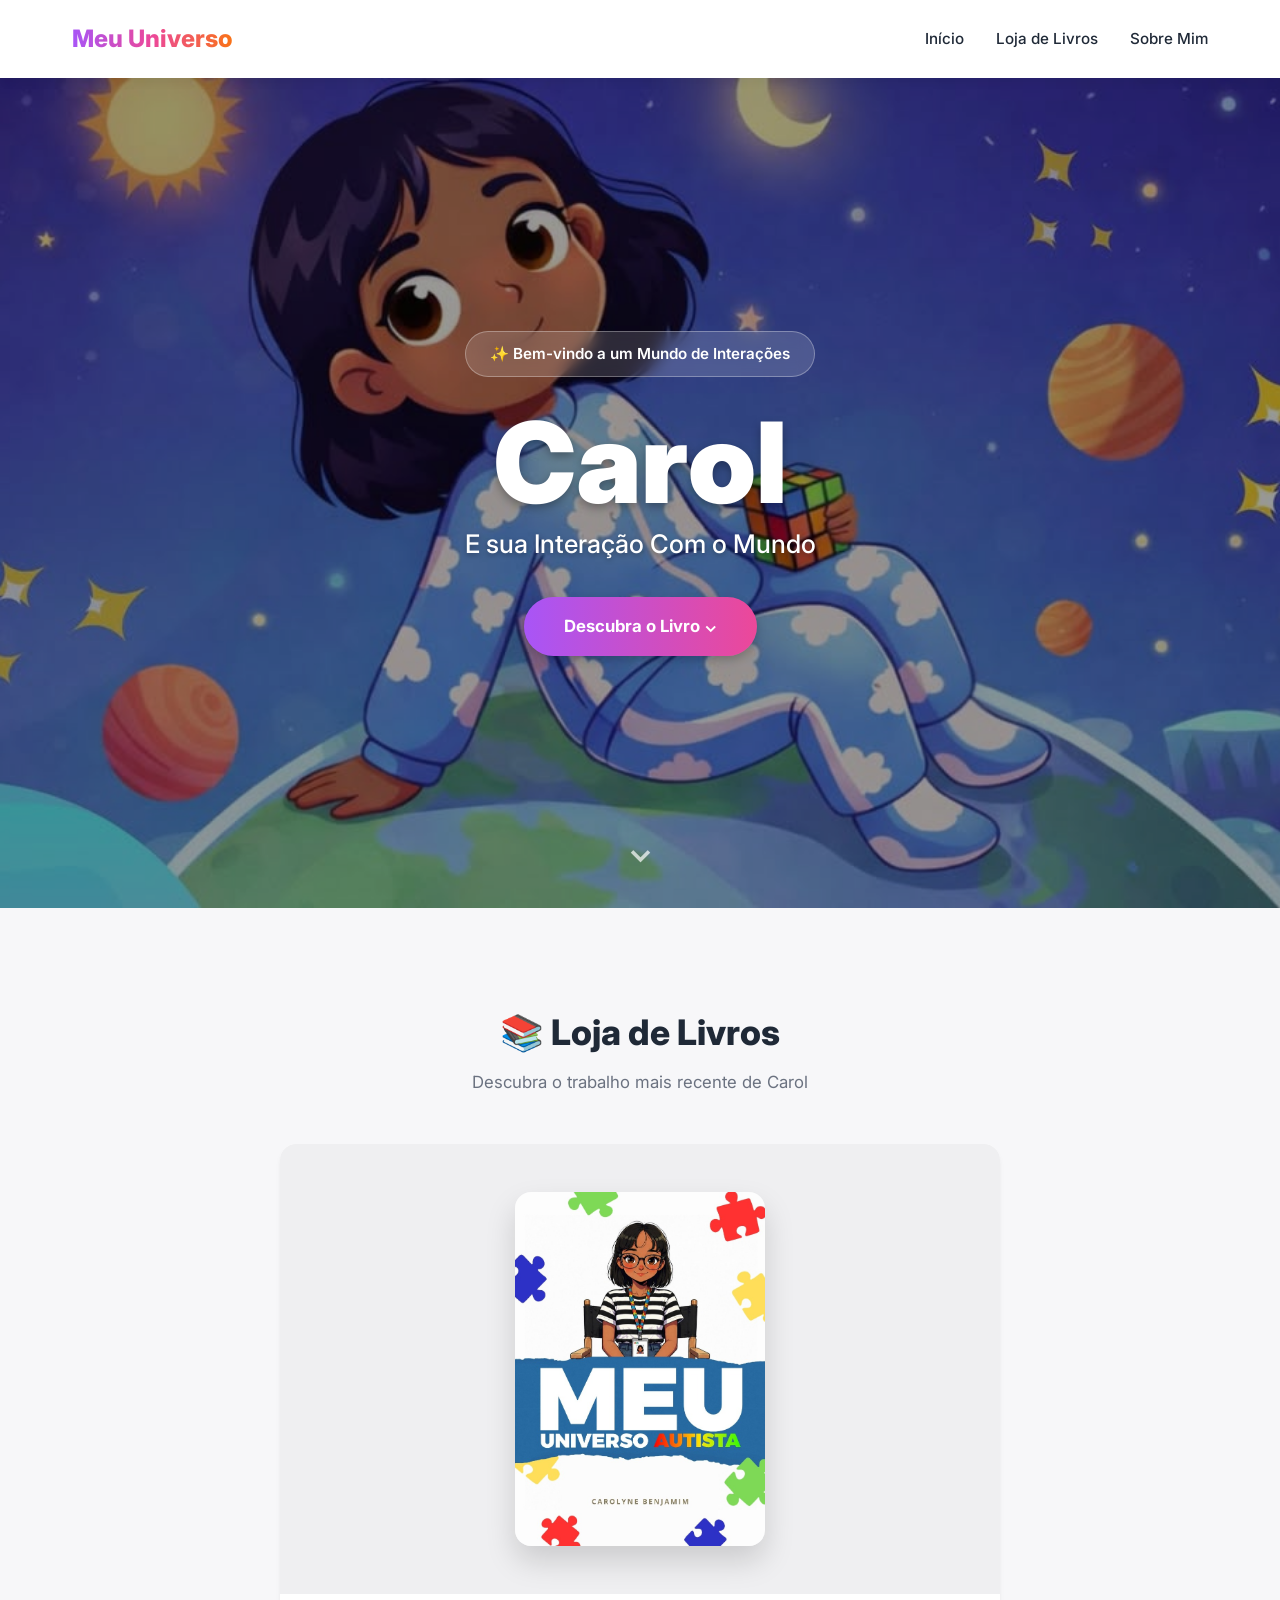
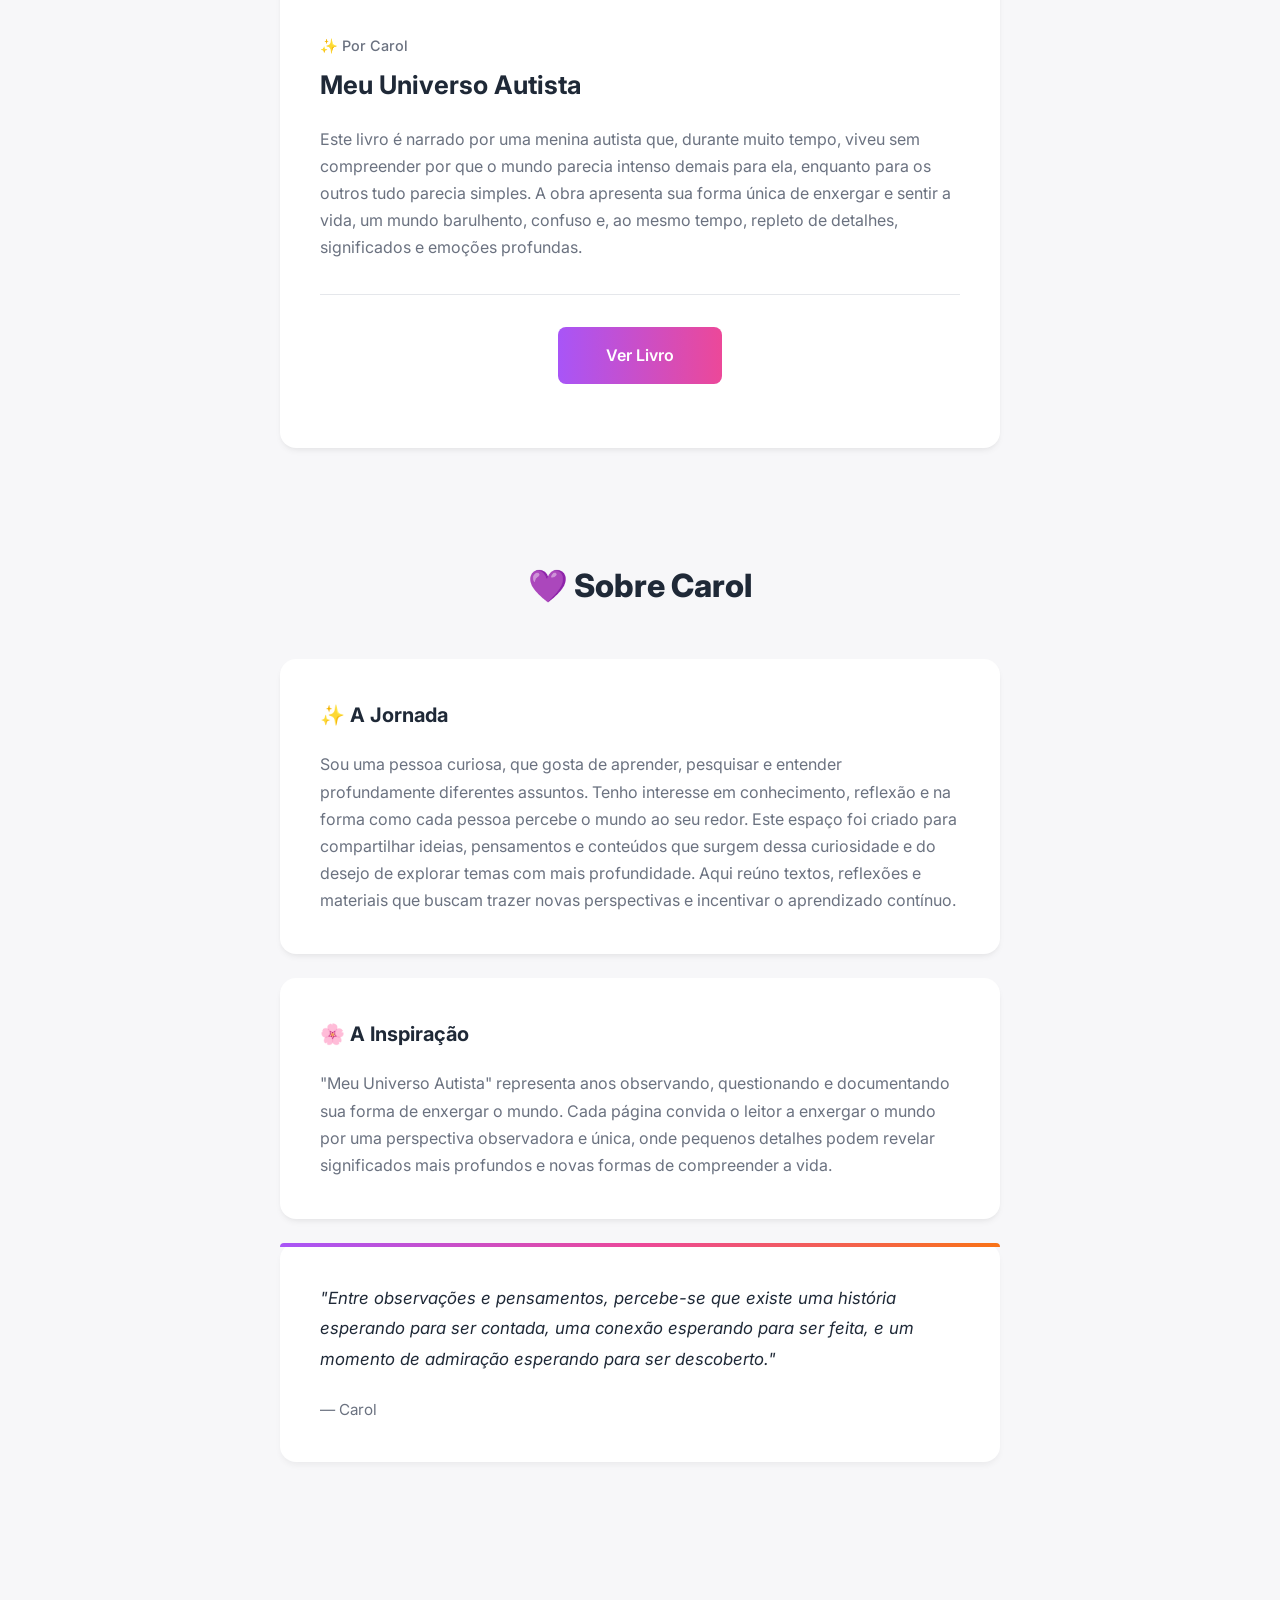
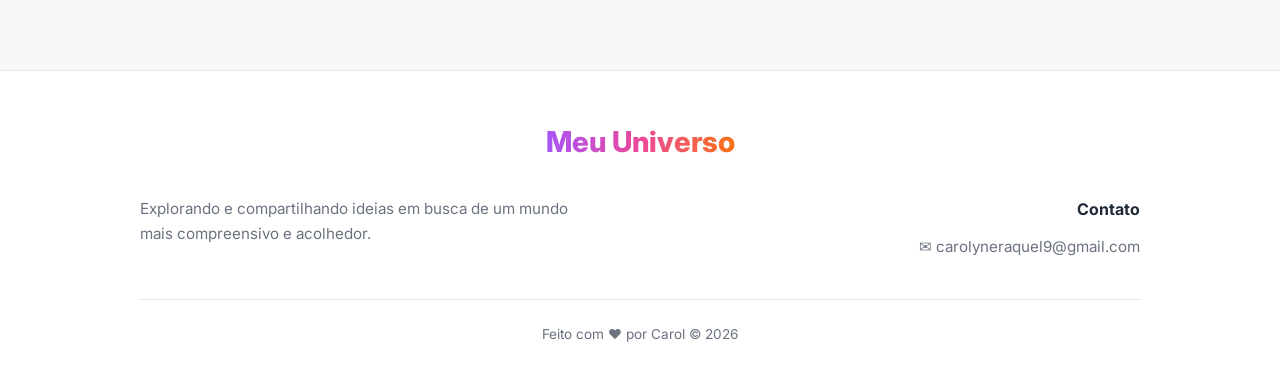
<file: index.html>
<!DOCTYPE html>
<html lang="pt-BR">

<head>
  <meta charset="UTF-8">
  <meta name="viewport" content="width=device-width, initial-scale=1.0">
  <title>Carol</title>
  <link rel="icon"
    href="data:image/svg+xml,<svg xmlns='http://www.w3.org/2000/svg' viewBox='0 0 100 100'><text y='.9em' font-size='90'>✨</text></svg>">
  <link rel="stylesheet" href="style.css">
  <link rel="preconnect" href="https://fonts.googleapis.com">
  <link rel="preconnect" href="https://fonts.gstatic.com" crossorigin>
  <link href="https://fonts.googleapis.com/css2?family=Inter:wght@400;500;600;700;800&display=swap" rel="stylesheet">
</head>

<body>
  <!-- Navbar -->
  <nav class="navbar">
    <div class="nav-container">
      <a href="index.html" class="logo">Meu Universo</a>
      <ul class="nav-links">
        <li><a href="#inicio">Início</a></li>
        <li><a href="#loja">Loja de Livros</a></li>
        <li><a href="#sobre">Sobre Mim</a></li>
      </ul>
    </div>
  </nav>

  <!-- Hero Section -->
  <section id="inicio" class="hero-section">
    <div class="hero-overlay"></div>
    <div class="hero-content">
      <div class="hero-badge">✨ Bem-vindo a um Mundo de Interações</div>
      <h1 class="hero-title">Carol</h1>
      <p class="hero-subtitle">E sua Interação Com o Mundo</p>
      <a href="#loja" class="hero-btn">Descubra o Livro ⌄</a>
    </div>
    <a href="#loja" class="hero-scroll-icon"><b>⌄</b></a>
  </section>

  <!-- Main Content -->
  <main>
    <!-- Section Loja de Livros -->
    <section id="loja" class="section">
      <header class="section-header">
        <h1>📚 Loja de Livros</h1>
        <p>Descubra o trabalho mais recente de Carol</p>
      </header>

      <div class="product-container">
        <!-- Book Details Card -->
        <div class="product-card">
          <div class="product-image-area">
            <img src="meu_universo_capa_final.jpg" alt="Meu Universo Autista">
          </div>
          <div class="product-info-area">
            <span class="product-author">✨ Por Carol</span>
            <h2 class="product-title">Meu Universo Autista</h2>
            <p class="product-description">
              Este livro é narrado por uma menina autista que, durante muito tempo, viveu sem compreender por que o mundo
              parecia intenso demais para ela, enquanto para os outros tudo parecia simples. A obra apresenta sua forma
              única de enxergar e sentir a vida, um mundo barulhento, confuso e, ao mesmo tempo, repleto de detalhes,
              significados e emoções profundas.
            </p>
            <hr class="divider">
            <div class="product-action-section" style="text-align: center; margin-top: 2rem;">
              <a href="digital.html" class="btn-primary"
                style="display: inline-block; width: auto; padding: 1rem 3rem;">Ver Livro</a>
            </div>
          </div>
        </div>
      </div>
    </section>

    <!-- Section Sobre Carol -->
    <section id="sobre" class="section sobre-section">
      <header class="section-header">
        <h2>💜 Sobre Carol</h2>
      </header>

      <div class="cards-container">
        <!-- Card 1 -->
        <div class="info-card">
          <h3>✨ A Jornada</h3>
          <p>Sou uma pessoa curiosa, que gosta de aprender, pesquisar e entender profundamente diferentes assuntos.
            Tenho interesse em conhecimento, reflexão e na forma como cada pessoa percebe o mundo ao seu redor. Este
            espaço foi criado para compartilhar ideias, pensamentos e conteúdos que surgem dessa curiosidade e do desejo
            de explorar temas com mais profundidade. Aqui reúno textos, reflexões e materiais que buscam trazer novas
            perspectivas e incentivar o aprendizado contínuo.</p>
        </div>

        <!-- Card 2 -->
        <div class="info-card">
          <h3>🌸 A Inspiração</h3>
          <p>"Meu Universo Autista" representa anos observando, questionando e documentando sua forma de
            enxergar o mundo. Cada página convida o leitor a enxergar o mundo por uma perspectiva observadora e única,
            onde pequenos detalhes podem revelar significados mais profundos e novas formas de compreender a vida.</p>
        </div>

        <!-- Quote Card -->
        <div class="quote-card">
          <p class="quote-text">"Entre observações e pensamentos, percebe-se que existe uma história esperando para ser
            contada, uma conexão esperando para ser feita, e um momento de admiração esperando para ser descoberto."</p>
          <p class="quote-author">— Carol</p>
        </div>
      </div>
    </section>
  </main>

  <!-- Footer -->
  <footer class="site-footer">
    <div style="text-align: center; margin-bottom: 2rem;">
      <div class="logo" style="display: inline-block; font-size: 1.8rem;">Meu Universo</div>
    </div>
    <div class="footer-content">
      <div class="footer-left">
        <p>Explorando e compartilhando ideias em busca de um mundo mais compreensivo e acolhedor.</p>
      </div>
      <div class="footer-right">
        <h4 class="footer-title">Contato</h4>
        <p class="footer-contact">✉ carolyneraquel9@gmail.com</p>
      </div>
    </div>
    <div class="footer-bottom">
      <p>Feito com ❤️ por Carol © 2026</p>
    </div>
  </footer>

  <script src="script.js"></script>
</body>

</html>
</file>
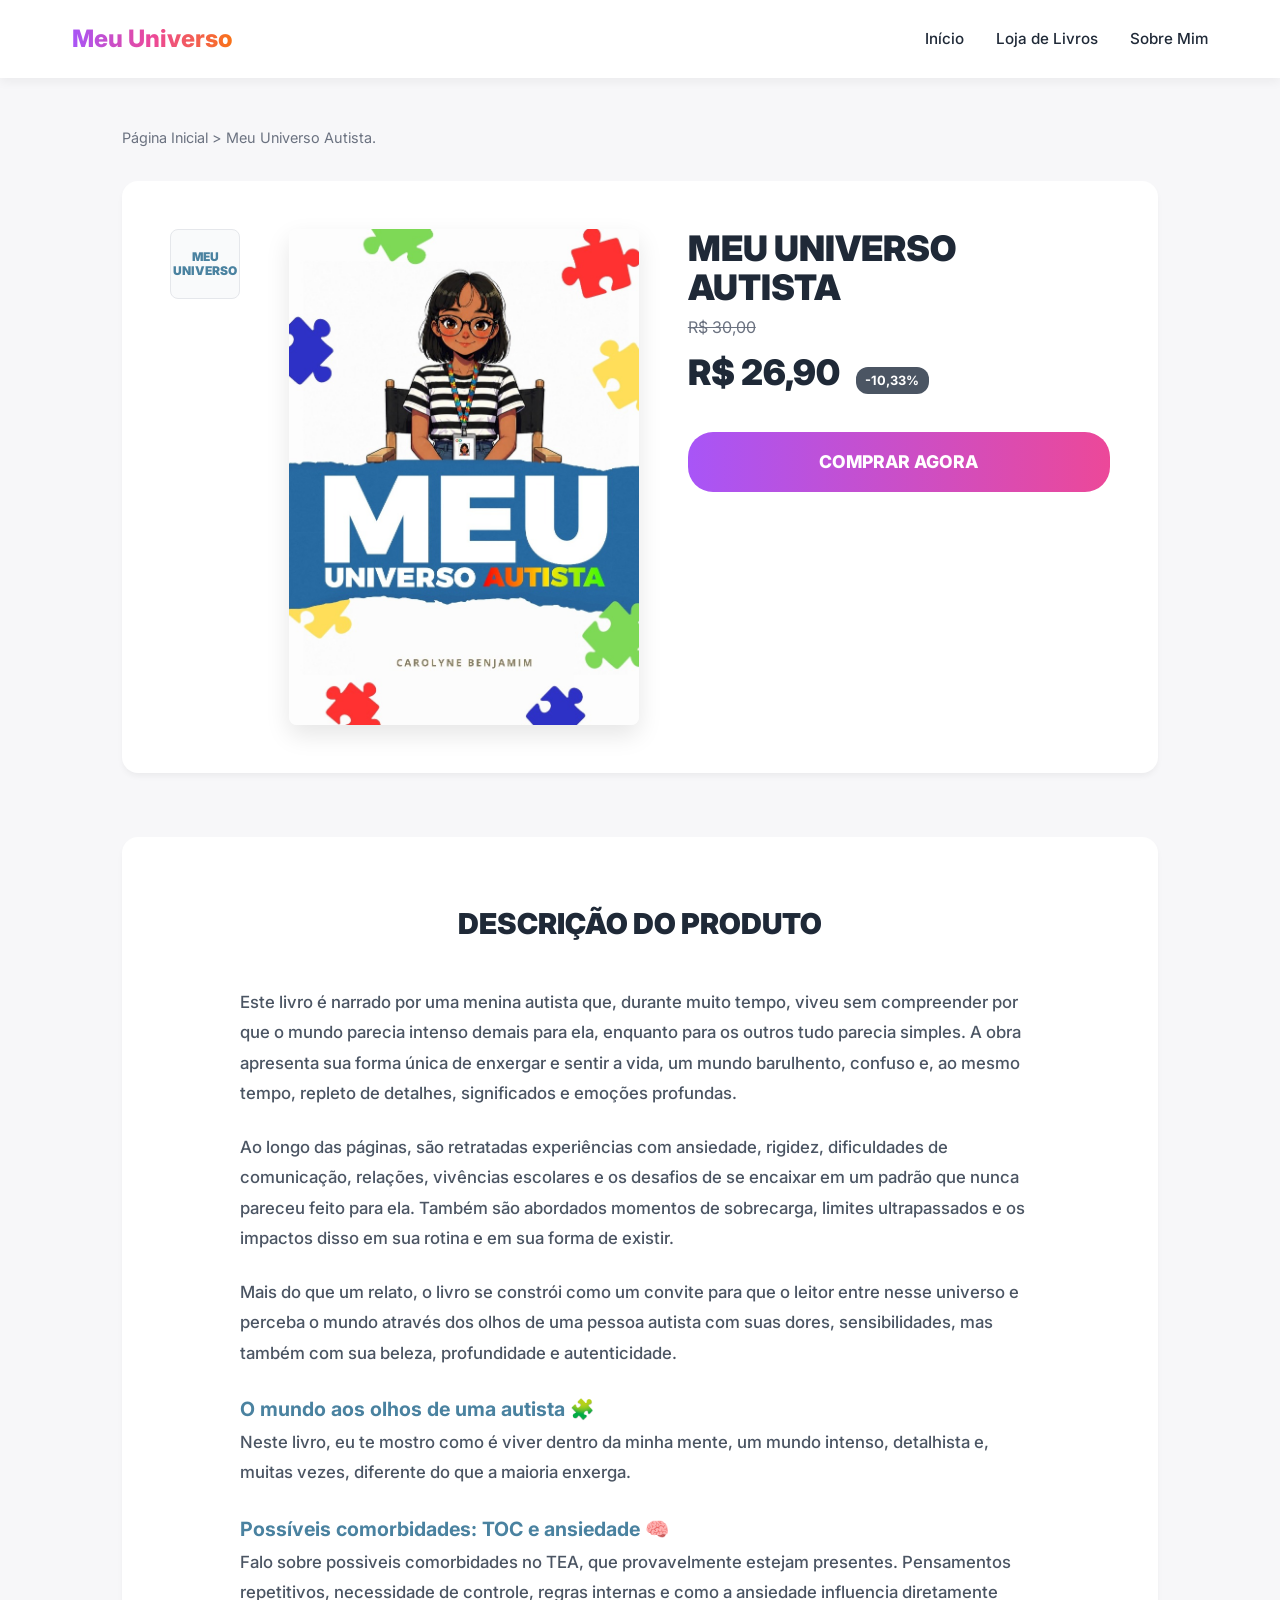
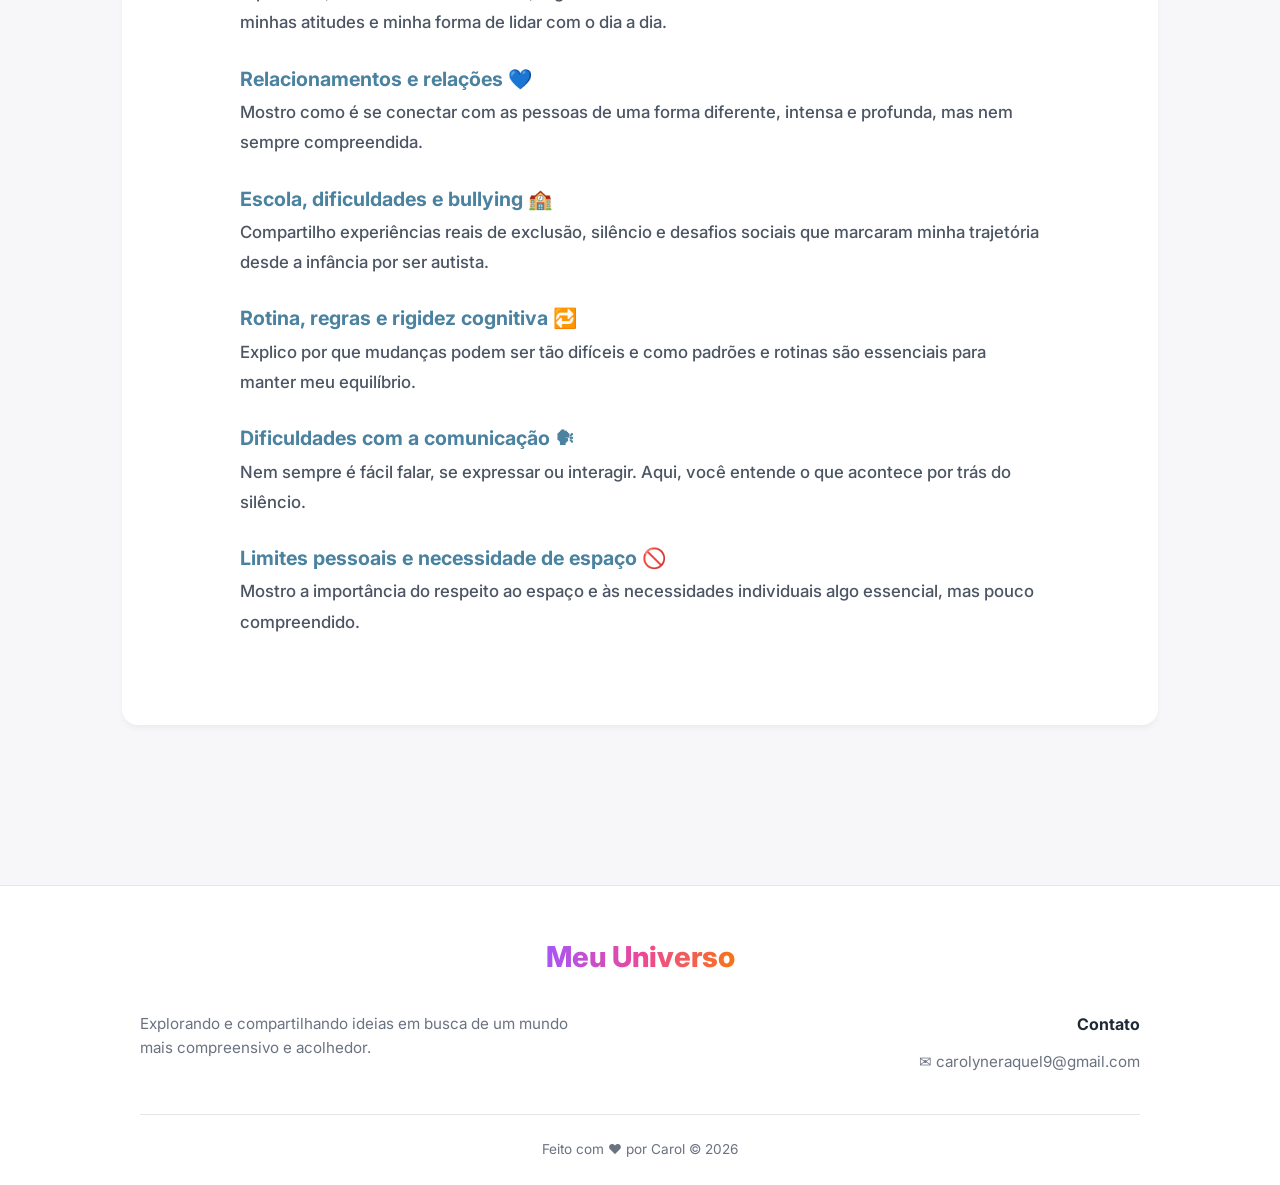
<file: digital.html>
<!DOCTYPE html>
<html lang="pt-BR">

<head>
  <meta charset="UTF-8">
  <meta name="viewport" content="width=device-width, initial-scale=1.0">
  <title>Meu Universo Autista</title>
  <link rel="icon"
    href="data:image/svg+xml,<svg xmlns='http://www.w3.org/2000/svg' viewBox='0 0 100 100'><text y='.9em' font-size='90'>✨</text></svg>">
  <link rel="stylesheet" href="style.css">
  <link rel="stylesheet" href="ecommerce.css">
  <link rel="preconnect" href="https://fonts.googleapis.com">
  <link rel="preconnect" href="https://fonts.gstatic.com" crossorigin>
  <link href="https://fonts.googleapis.com/css2?family=Inter:wght@400;500;600;700;800;900&display=swap"
    rel="stylesheet">
</head>

<body class="ecommerce-page">
  <!-- Navbar -->
  <nav class="navbar">
    <div class="nav-container">
      <a href="index.html" class="logo">Meu Universo</a>
      <ul class="nav-links">
        <li><a href="index.html#inicio">Início</a></li>
        <li><a href="index.html#loja">Loja de Livros</a></li>
        <li><a href="index.html#sobre">Sobre Mim</a></li>
      </ul>
    </div>
  </nav>

  <main class="ecommerce-container">
    <div class="breadcrumb">
      Página Inicial &gt; Meu Universo Autista.
    </div>

    <!-- Product Top Section -->
    <section class="product-top">
      <div class="product-thumbnails">
        <div class="thumb-box">
          <span
            style="font-weight:900; color:#4a82a0; font-size: 0.75rem; text-align:center; line-height:1.2;">MEU<br>UNIVERSO</span>
        </div>
      </div>

      <div class="product-main-image">
        <img src="meu_universo_capa_final.jpg" alt="Meu Universo Autista">
      </div>

      <div class="product-info">
        <h1 class="ecommerce-title">MEU UNIVERSO AUTISTA<br></h1>


        <div class="price-old">R$ 30,00</div>
        <div class="price-new-container">
          <div class="price-new">R$ 26,90</div>
          <div class="badge-discount">-10,33%</div>
        </div>

        <div class="product-actions">
          <a href="https://pay.hotmart.com/B105631945A?bid=1777587571318" class="btn-buy">COMPRAR
            AGORA</a>
        </div>
      </div>
    </section>

    <!-- Description Section -->
    <section class="description-section">
      <h2 class="section-title">DESCRIÇÃO DO PRODUTO</h2>
      <div class="description-text">
        <p>Este livro é narrado por uma menina autista que, durante muito tempo, viveu sem compreender por que o mundo
          parecia intenso demais para ela, enquanto para os outros tudo parecia simples. A obra apresenta sua forma
          única de enxergar e sentir a vida, um mundo barulhento, confuso e, ao mesmo tempo, repleto de detalhes,
          significados e emoções profundas.</p>
        <p>Ao longo das páginas, são retratadas experiências com ansiedade, rigidez, dificuldades de comunicação,
          relações, vivências escolares e os desafios de se encaixar em um padrão que nunca pareceu feito para ela.
          Também são abordados momentos de sobrecarga, limites ultrapassados e os impactos disso em sua rotina e em sua
          forma de existir.</p>
        <p>Mais do que um relato, o livro se constrói como um convite para que o leitor entre nesse universo e perceba o
          mundo através dos olhos de uma pessoa autista com suas dores, sensibilidades, mas também com sua beleza,
          profundidade e autenticidade.</p>

        <h3 style="margin-top: 1.5rem; color: #4a82a0;">O mundo aos olhos de uma autista 🧩</h3>
        <p>Neste livro, eu te mostro como é viver dentro da minha mente, um mundo intenso, detalhista e, muitas vezes,
          diferente do que a maioria enxerga.</p>

        <h3 style="margin-top: 1.5rem; color: #4a82a0;">Possíveis comorbidades: TOC e ansiedade 🧠</h3>
        <p>Falo sobre possiveis comorbidades no TEA, que provavelmente estejam presentes. Pensamentos repetitivos,
          necessidade de controle, regras internas e como a ansiedade influencia diretamente minhas atitudes e minha
          forma de lidar com o dia a dia.</p>

        <h3 style="margin-top: 1.5rem; color: #4a82a0;">Relacionamentos e relações 💙</h3>
        <p>Mostro como é se conectar com as pessoas de uma forma diferente, intensa e profunda, mas nem sempre
          compreendida.</p>

        <h3 style="margin-top: 1.5rem; color: #4a82a0;">Escola, dificuldades e bullying 🏫</h3>
        <p>Compartilho experiências reais de exclusão, silêncio e desafios sociais que marcaram minha trajetória desde a
          infância por ser autista.</p>

        <h3 style="margin-top: 1.5rem; color: #4a82a0;">Rotina, regras e rigidez cognitiva 🔁</h3>
        <p>Explico por que mudanças podem ser tão difíceis e como padrões e rotinas são essenciais para manter meu
          equilíbrio.</p>

        <h3 style="margin-top: 1.5rem; color: #4a82a0;">Dificuldades com a comunicação 🗣</h3>
        <p>Nem sempre é fácil falar, se expressar ou interagir. Aqui, você entende o que acontece por trás do silêncio.
        </p>

        <h3 style="margin-top: 1.5rem; color: #4a82a0;">Limites pessoais e necessidade de espaço 🚫</h3>
        <p>Mostro a importância do respeito ao espaço e às necessidades individuais algo essencial, mas pouco
          compreendido.</p>
      </div>
    </section>



  </main>

  <!-- Footer -->
  <footer class="site-footer">
    <div style="text-align: center; margin-bottom: 2rem;">
      <div class="logo" style="display: inline-block; font-size: 1.8rem;">Meu Universo</div>
    </div>
    <div class="footer-content">
      <div class="footer-left">
        <p>Explorando e compartilhando ideias em busca de um mundo mais compreensivo e acolhedor.</p>
      </div>
      <div class="footer-right">
        <h4 class="footer-title">Contato</h4>
        <p class="footer-contact">✉ carolyneraquel9@gmail.com</p>
      </div>
    </div>
    <div class="footer-bottom">
      <p>Feito com ❤️ por Carol © 2026</p>
    </div>
  </footer>



  <script src="script.js"></script>

  <!-- Mobile Floating Checkout Bar -->
  <div class="mobile-checkout-bar">
    <div class="mobile-price-info">
      <span class="price-label">Livro Digital</span>
      <span class="price-val">R$ 26,90</span>
    </div>
    <a href="https://pay.hotmart.com/B105631945A?bid=1777587571318" class="btn-buy"
      style="padding: 0.8rem 1.5rem; font-size: 1rem;">COMPRAR</a>
  </div>
</body>

</html>
</file>
<file: style.css>
/* Globals */
:root {
  --bg-color: #f7f7f9;
  --navbar-bg: #4b4b52;
  --text-dark: #1f2937;
  --text-gray: #6b7280;
  --text-light: #9ca3af;
  --primary: #9333ea;
  --primary-hover: #7e22ce;
  --accent-pink: #ec4899;
  --accent-orange: #f97316;
  --white: #ffffff;
  --border-color: #e5e7eb;
}

* {
  margin: 0;
  padding: 0;
  box-sizing: border-box;
}

html {
  scroll-behavior: smooth;
}

body {
  font-family: 'Inter', sans-serif;
  background-color: var(--bg-color);
  color: var(--text-dark);
  line-height: 1.6;
}

a {
  text-decoration: none;
  color: inherit;
}

/* Navbar */
.navbar {
  background-color: var(--white);
  position: sticky;
  top: 0;
  width: 100%;
  z-index: 1000;
  box-shadow: 0 4px 10px rgba(0,0,0,0.05);
}

.nav-container {
  max-width: 1200px;
  margin: 0 auto;
  display: flex;
  justify-content: space-between;
  align-items: center;
  padding: 1.25rem 2rem;
}

.logo {
  font-weight: 800;
  font-size: 1.5rem;
  background: linear-gradient(to right, #a855f7, #ec4899, #f97316);
  -webkit-background-clip: text;
  background-clip: text;
  color: transparent;
}

.nav-links {
  list-style: none;
  display: flex;
  gap: 2rem;
}

.nav-links a {
  color: var(--text-dark);
  font-weight: 500;
  font-size: 0.95rem;
  transition: opacity 0.2s;
}

.nav-links a:hover {
  opacity: 0.8;
}

/* Hero Section */
.hero-section {
  position: relative;
  background-image: url('hero_bg.jpg');
  background-size: cover;
  background-position: center;
  height: calc(100vh - 70px);
  display: flex;
  flex-direction: column;
  justify-content: center;
  align-items: center;
  text-align: center;
  color: white;
}
.hero-overlay {
  position: absolute;
  top: 0; left: 0; right: 0; bottom: 0;
  background: rgba(0, 0, 0, 0.4);
  z-index: 1;
}
.hero-content {
  position: relative;
  z-index: 2;
  display: flex;
  flex-direction: column;
  align-items: center;
  padding: 0 1rem;
}
.hero-badge {
  background: rgba(255, 255, 255, 0.15);
  backdrop-filter: blur(8px);
  -webkit-backdrop-filter: blur(8px);
  padding: 0.6rem 1.5rem;
  border-radius: 30px;
  border: 1px solid rgba(255, 255, 255, 0.3);
  font-size: 0.95rem;
  font-weight: 600;
  margin-bottom: 1.5rem;
}
.hero-title {
  font-size: 7rem;
  font-weight: 900;
  margin: 0;
  line-height: 1.1;
  text-shadow: 0 4px 10px rgba(0,0,0,0.3);
}
.hero-subtitle {
  font-size: 1.6rem;
  font-weight: 500;
  margin-top: 0;
  margin-bottom: 2rem;
  text-shadow: 0 2px 5px rgba(0,0,0,0.3);
}
.hero-btn {
  display: inline-block;
  background: linear-gradient(to right, #a855f7, #ec4899);
  color: white;
  border-radius: 30px;
  padding: 1rem 2.5rem;
  font-weight: 700;
  font-size: 1.05rem;
  transition: opacity 0.2s, transform 0.2s;
  box-shadow: 0 4px 10px rgba(0,0,0,0.2);
}
.hero-btn:hover {
  opacity: 0.9;
  transform: translateY(-2px);
}
.hero-scroll-icon {
  position: absolute;
  bottom: 2rem;
  z-index: 2;
  font-size: 2rem;
  color: white;
  opacity: 0.7;
  animation: bounce 2s infinite;
}
@keyframes bounce {
  0%, 20%, 50%, 80%, 100% {transform: translateY(0);}
  40% {transform: translateY(-10px);}
  60% {transform: translateY(-5px);}
}

@media (max-width: 768px) {
  .hero-title { font-size: 4rem; }
  .hero-subtitle { font-size: 1.2rem; }
}

/* Sections */
main {
  max-width: 768px;
  margin: 0 auto;
  padding: 4rem 1.5rem;
}

.section {
  margin-bottom: 5rem;
  padding-top: 2rem; /* offset for fixed header if navigating via anchors */
}

.section-header {
  text-align: center;
  margin-bottom: 3rem;
}

.section-header h1 {
  font-size: 2.2rem;
  font-weight: 800;
  color: var(--text-dark);
}

.section-header h2 {
  font-size: 2rem;
  font-weight: 800;
  color: var(--text-dark);
}

.section-header p {
  color: var(--text-gray);
  font-size: 1.05rem;
  margin-top: 0.5rem;
}

/* Product Card */
.product-card {
  background: var(--white);
  border-radius: 16px;
  box-shadow: 0 4px 6px -1px rgba(0, 0, 0, 0.05), 0 2px 4px -1px rgba(0, 0, 0, 0.03);
  overflow: hidden;
}

.product-image-area {
  background-color: #efeff1;
  padding: 3rem 1.5rem;
  display: flex;
  justify-content: center;
  align-items: center;
}

.product-image-area img {
  max-width: 250px;
  width: 100%;
  border-radius: 16px;
  box-shadow: 0 15px 30px rgba(0,0,0,0.15);
  transition: transform 0.3s ease;
}

.product-image-area img:hover {
  transform: translateY(-5px);
}

.product-info-area {
  padding: 2.5rem;
}

.product-author {
  color: var(--text-gray);
  font-size: 0.9rem;
  font-weight: 500;
  display: block;
  margin-bottom: 0.5rem;
}

.product-title {
  font-size: 1.6rem;
  font-weight: 700;
  margin: 0 0 1.25rem 0;
}

.product-description {
  color: var(--text-gray);
  font-size: 1rem;
  line-height: 1.7;
}

.divider {
  border: none;
  border-top: 1px solid var(--border-color);
  margin: 2rem 0;
}

.product-price-section {
  text-align: center;
  margin-bottom: 2rem;
}

.price-label {
  color: var(--text-gray);
  font-size: 0.95rem;
}

.price-amount {
  font-size: 1.8rem;
  font-weight: 800;
  color: #db2777; /* hot pink, matching the screenshot */
  margin-top: 0.25rem;
}

/* Nested Purchase Card */
.purchase-card {
  border: 1px solid var(--border-color);
  border-radius: 16px;
  padding: 2rem;
}

.purchase-card h3 {
  font-size: 1.2rem;
  font-weight: 700;
  margin-bottom: 1.25rem;
}

.purchase-value-display {
  color: var(--text-gray);
  margin-bottom: 1.5rem;
  font-size: 0.95rem;
}

.purple-text {
  color: var(--primary);
  font-weight: 600;
}

.payment-tabs {
  display: flex;
  gap: 1rem;
  margin-bottom: 1.5rem;
}

.tab-btn {
  flex: 1;
  padding: 0.75rem;
  background: var(--white);
  border: 1px solid var(--border-color);
  border-radius: 8px;
  font-size: 0.95rem;
  font-weight: 500;
  color: var(--text-gray);
  cursor: pointer;
  transition: all 0.2s;
}

.tab-btn:hover {
  background-color: #f9fafb;
}

.tab-btn.active {
  border-color: var(--primary);
  color: var(--primary);
  /* The screenshot inner shadow effect */
  box-shadow: inset 0 0 0 1px var(--primary);
}

.payment-instructions {
  color: var(--text-gray);
  font-size: 0.95rem;
  margin-bottom: 1.5rem;
  line-height: 1.6;
}

.btn-primary {
  display: block;
  width: 100%;
  text-align: center;
  padding: 0.85rem;
  background: linear-gradient(to right, #a855f7, #ec4899);
  color: var(--white);
  border-radius: 8px;
  font-weight: 600;
  font-size: 1rem;
  margin-bottom: 1.5rem;
  transition: opacity 0.2s;
}

.btn-primary:hover {
  opacity: 0.9;
}

.btn-back {
  display: inline-block;
  color: var(--text-gray);
  font-size: 0.9rem;
  transition: color 0.2s;
}
.btn-back:hover {
  color: var(--text-dark);
}

.hidden {
  display: none !important;
}

/* Sobre Section */
.cards-container {
  display: flex;
  flex-direction: column;
  gap: 1.5rem;
}

.info-card {
  background: var(--white);
  border-radius: 16px;
  padding: 2.5rem;
  box-shadow: 0 4px 6px -1px rgba(0, 0, 0, 0.05), 0 2px 4px -1px rgba(0, 0, 0, 0.03);
}

.info-card h3 {
  font-size: 1.25rem;
  font-weight: 700;
  margin-bottom: 1.25rem;
  color: var(--text-dark);
}

.info-card p {
  color: var(--text-gray);
  line-height: 1.7;
}

.quote-card {
  background: var(--white);
  border-radius: 16px;
  padding: 2.5rem;
  box-shadow: 0 4px 6px -1px rgba(0, 0, 0, 0.05);
  position: relative;
}

.quote-card::before {
  content: "";
  position: absolute;
  top: 0;
  left: 0;
  right: 0;
  height: 4px;
  background: linear-gradient(to right, #a855f7, #ec4899, #f97316);
  border-top-left-radius: 16px;
  border-top-right-radius: 16px;
}

.quote-text {
  font-style: italic;
  color: var(--text-dark);
  font-size: 1.05rem;
  line-height: 1.8;
  margin-bottom: 1.5rem;
  font-weight: 400;
}

.quote-author {
  color: var(--text-gray);
  font-size: 0.95rem;
}

/* Footer */
.site-footer {
  margin-top: 4rem;
  border-top: 1px solid var(--border-color);
  padding: 3rem 2rem 1.5rem;
  background-color: var(--white);
}

.footer-content {
  max-width: 1000px;
  margin: 0 auto;
  display: flex;
  justify-content: space-between;
  flex-wrap: wrap;
  gap: 2rem;
}

.footer-left {
  max-width: 450px;
}

.footer-logo {
  font-size: 1.25rem;
  font-weight: 700;
  color: #a855f7;
  margin-bottom: 0.5rem;
}

.footer-left p {
  color: var(--text-gray);
  font-size: 0.95rem;
  line-height: 1.6;
}

.footer-right {
  text-align: right;
}

.footer-title {
  font-weight: 700;
  margin-bottom: 0.75rem;
  color: var(--text-dark);
}

.footer-contact {
  color: var(--text-gray);
  font-size: 0.95rem;
  display: flex;
  align-items: center;
  justify-content: flex-end;
  gap: 0.5rem;
}

.footer-bottom {
  max-width: 1000px;
  margin: 2.5rem auto 0;
  text-align: center;
  color: var(--text-gray);
  font-size: 0.85rem;
  padding-top: 1.5rem;
  border-top: 1px solid var(--border-color);
}

@media (max-width: 768px) {
  .nav-container {
    flex-direction: column;
    gap: 1rem;
    padding: 1rem;
  }
  .nav-links {
    gap: 1.5rem;
  }
  .footer-content {
    flex-direction: column;
    text-align: center;
  }
  .footer-right {
    text-align: center;
  }
  .footer-contact {
    justify-content: center;
  }
  .footer-left {
    margin: 0 auto;
  }
}
</file>
<file: ecommerce.css>
/* E-commerce specific styles for digital.html */
.ecommerce-page {
  background-color: #f7f7f9;
}

.ecommerce-container {
  max-width: 1100px;
  margin: 0 auto;
  padding: 3rem 2rem;
}

/* Breadcrumb */
.breadcrumb {
  font-size: 0.9rem;
  color: #6b7280;
  margin-bottom: 2rem;
}

/* Product Top Section */
.product-top {
  display: flex;
  gap: 3rem;
  margin-bottom: 4rem;
  background-color: white;
  padding: 3rem;
  border-radius: 16px;
  box-shadow: 0 4px 6px -1px rgba(0,0,0,0.05);
}

/* Thumbnails */
.product-thumbnails {
  display: flex;
  flex-direction: column;
  gap: 1rem;
}
.thumb-box {
  width: 70px;
  height: 70px;
  border: 1px solid #e5e7eb;
  border-radius: 8px;
  display: flex;
  justify-content: center;
  align-items: center;
  cursor: pointer;
  background: #f9fafb;
}

/* Main Image */
.product-main-image {
  display: flex;
  justify-content: center;
  align-items: flex-start;
  flex: 1;
}
.product-main-image img {
  max-width: 100%;
  width: 350px;
  border-radius: 8px;
  box-shadow: 0 10px 25px rgba(0,0,0,0.1);
}

/* Product Info */
.product-info {
  flex: 1.2;
}

.product-ref {
  font-size: 0.85rem;
  color: #6b7280;
  margin-bottom: 0.5rem;
}

.ecommerce-title {
  font-weight: 900;
  font-size: 2.2rem;
  line-height: 1.1;
  color: #1f2937;
  margin-bottom: 0.5rem;
  text-transform: uppercase;
}

.product-rating {
  font-size: 0.9rem;
  color: #9ca3af;
  margin-bottom: 2rem;
}

.price-old {
  font-size: 1rem;
  color: #6b7280;
  text-decoration: line-through;
  margin-bottom: 0.2rem;
}

.price-new-container {
  display: flex;
  align-items: baseline;
  gap: 1rem;
  margin-bottom: 2rem;
}

.price-new {
  font-size: 2.2rem;
  font-weight: 900;
  color: #1f2937;
}

.price-new span {
  font-size: 1.1rem;
  font-weight: 600;
}

.badge-discount {
  background-color: #4b5563;
  color: white;
  padding: 0.2rem 0.6rem;
  border-radius: 12px;
  font-size: 0.8rem;
  font-weight: 700;
}

/* Actions */
.product-actions {
  display: flex;
  gap: 1.5rem;
  margin-bottom: 2.5rem;
  align-items: center;
}

.quantity-selector {
  display: flex;
  align-items: center;
  border: 1px solid #d1d5db;
  border-radius: 25px;
  padding: 0.4rem 1rem;
  background: white;
}

.quantity-btn {
  background: none;
  border: none;
  font-size: 1.2rem;
  cursor: pointer;
  color: #4b5563;
}

.quantity-input {
  width: 40px;
  text-align: center;
  border: none;
  font-size: 1rem;
  font-weight: 700;
  color: #1f2937;
  outline: none;
}

.btn-buy {
  background: linear-gradient(to right, #a855f7, #ec4899);
  color: white;
  border: none;
  border-radius: 25px;
  padding: 1rem 3rem;
  font-weight: 800;
  font-size: 1.1rem;
  cursor: pointer;
  transition: transform 0.2s, opacity 0.2s;
  flex: 1;
  text-decoration: none;
  display: inline-flex;
  justify-content: center;
  align-items: center;
  text-align: center;
}

.btn-buy:hover {
  opacity: 0.9;
  transform: translateY(-2px);
}

/* Shipping */
.shipping-sim {
  margin-bottom: 2rem;
}
.shipping-label {
  font-size: 0.75rem;
  text-transform: uppercase;
  color: #6b7280;
  font-weight: 700;
  margin-bottom: 0.5rem;
  display: block;
}

.shipping-input-group {
  display: flex;
  gap: 0.5rem;
}

.shipping-input {
  border: 1px solid #d1d5db;
  border-radius: 25px;
  padding: 0.8rem 1.2rem;
  width: 200px;
  outline: none;
  font-size: 0.95rem;
  color: #4b5563;
}

.shipping-btn {
  background-color: white;
  border: 1px solid #5193a7;
  color: #5193a7;
  border-radius: 25px;
  padding: 0.8rem 1.5rem;
  font-weight: 800;
  cursor: pointer;
}

/* Description Section */
.description-section {
  text-align: center;
  margin-bottom: 3rem;
  background-color: #ffffff;
  padding: 4rem;
  border-radius: 16px;
  box-shadow: 0 4px 6px -1px rgba(0,0,0,0.05);
}

.section-title {
  font-size: 1.8rem;
  font-weight: 900;
  color: #1f2937;
  margin-bottom: 2.5rem;
  text-transform: uppercase;
}

.description-text {
  max-width: 800px;
  margin: 0 auto;
  text-align: left;
  color: #4b5563;
  line-height: 1.8;
  font-size: 1.05rem;
  font-weight: 500;
}

.description-text p {
  margin-bottom: 1.5rem;
}

/* Specs & Reviews */
.specs-section {
  background-color: #ffffff;
  border-radius: 16px;
  padding: 4rem;
  margin-bottom: 3rem;
  text-align: center;
  box-shadow: 0 4px 6px -1px rgba(0,0,0,0.05);
}

.specs-grid {
  display: flex;
  justify-content: flex-start;
  padding-left: 2rem;
  margin-bottom: 1rem;
}
.spec-item {
  text-align: left;
  color: #6b7280;
  font-size: 1rem;
  font-weight: 600;
}

/* Tabs: Avaliações e Dúvidas */
.reviews-tabs {
  display: flex;
  justify-content: center;
  margin-bottom: 3rem;
}

.review-tab {
  padding: 1rem 3rem;
  font-size: 1.3rem;
  font-weight: 900;
  color: #1f2937;
  background: white;
  cursor: pointer;
}
.review-tab.active {
  background: #f9fafb;
  border-radius: 8px;
}

.reviews-content {
  text-align: center;
}

.btn-outline {
  border: 1px solid #4b5563;
  background: white;
  color: #1f2937;
  font-weight: 800;
  padding: 0.8rem 2.5rem;
  border-radius: 30px;
  cursor: pointer;
  margin-bottom: 2.5rem;
  font-size: 0.95rem;
}

.no-reviews-box {
  background-color: #fffbeb; /* golden yellow tint */
  color: #b45309;
  padding: 1.5rem;
  border-radius: 8px;
  font-size: 1rem;
  max-width: 600px;
  margin: 0 auto;
}

@media (max-width: 900px) {
  .product-top {
    flex-direction: column;
    padding: 1.5rem;
  }
  .product-thumbnails {
    flex-direction: row;
    justify-content: center;
  }
  .specs-grid, .description-section, .specs-section {
    padding: 2rem 1.5rem;
  }
  .review-tab {
    padding: 1rem;
    font-size: 1.1rem;
  }
  .product-main-image img {
    width: 100%;
    max-width: 350px;
    height: auto;
  }
}

@media (max-width: 600px) {
  .ecommerce-container {
    padding: 1.5rem 1rem;
    padding-bottom: 100px; /* Space for mobile floating bar */
  }
  .quantity-selector {
    padding: 0.2rem 0.5rem;
  }
  .btn-buy {
    padding: 0.8rem 1.5rem;
    font-size: 1rem;
  }
  .shipping-input-group {
    flex-direction: column;
  }
  .shipping-input {
    width: 100%;
  }

  .ecommerce-title {
    font-size: 1.8rem;
    text-align: center;
  }
  .price-new-container {
    justify-content: center;
  }
  .product-actions {
    justify-content: center;
  }
}

/* Floating Mobile Buy Bar */
.mobile-checkout-bar {
  display: none;
  position: fixed;
  bottom: 0;
  left: 0;
  right: 0;
  background: rgba(255, 255, 255, 0.85);
  backdrop-filter: blur(10px);
  -webkit-backdrop-filter: blur(10px);
  padding: 1.25rem 1.5rem;
  box-shadow: 0 -10px 30px rgba(0,0,0,0.08);
  z-index: 1000;
  align-items: center;
  gap: 1.5rem;
  border-top: 1px solid rgba(0, 0, 0, 0.05);
}

@media (max-width: 768px) {
  .mobile-checkout-bar {
    display: flex;
    animation: slideUp 0.5s cubic-bezier(0.16, 1, 0.3, 1);
  }
}

@keyframes slideUp {
  from { transform: translateY(100%); }
  to { transform: translateY(0); }
}

.mobile-price-info {
  flex: 1;
}

.mobile-price-info .price-label {
  display: block;
  font-size: 0.75rem;
  color: #8b5cf6; /* Matching purple theme */
  font-weight: 700;
  text-transform: uppercase;
  letter-spacing: 0.05em;
  margin-bottom: 0.25rem;
}

.mobile-price-info .price-val {
  font-size: 1.5rem;
  font-weight: 900;
  color: #1f2937;
  letter-spacing: -0.02em;
}

/* Review Form */
.review-form-container {
  max-width: 600px;
  margin: 0 auto;
  background: #f9fafb;
  padding: 2.5rem;
  border-radius: 12px;
  border: 1px solid #e5e7eb;
}

.form-group {
  margin-bottom: 1rem;
}

.review-input {
  width: 100%;
  padding: 0.8rem 1rem;
  border: 1px solid #d1d5db;
  border-radius: 8px;
  font-family: inherit;
  font-size: 0.95rem;
  outline: none;
  transition: border-color 0.2s;
}

.review-input:focus {
  border-color: #5193a7;
}

/* Modal */
.modal-overlay {
  position: fixed;
  top: 0; left: 0; right: 0; bottom: 0;
  background: rgba(0, 0, 0, 0.7);
  z-index: 2000;
  display: flex;
  justify-content: center;
  align-items: center;
}
.modal-overlay.hidden {
  display: none !important;
}
.modal-content {
  background: white;
  border-radius: 20px;
  padding: 3rem;
  width: 90%;
  max-width: 550px;
  position: relative;
  box-shadow: 0 10px 25px rgba(0,0,0,0.2);
  max-height: 90vh;
  overflow-y: auto;
}
.modal-close {
  position: absolute;
  top: 1.5rem;
  right: 1.5rem;
  background: none;
  border: 1px solid #d1d5db;
  color: #6b7280;
  font-size: 1.2rem;
  width: 35px;
  height: 35px;
  border-radius: 50%;
  cursor: pointer;
  display: flex;
  align-items: center;
  justify-content: center;
  transition: all 0.2s;
}
.modal-close:hover {
  background: #f3f4f6;
  color: #1f2937;
}
.modal-title {
  font-size: 1.8rem;
  font-weight: 500;
  color: #374151;
  margin-bottom: 0.25rem;
}
.modal-subtitle {
  color: #6b7280;
  font-size: 1rem;
  margin-bottom: 2rem;
}
.modal-form {
  display: flex;
  flex-direction: column;
  text-align: left;
}
.modal-label {
  font-size: 0.75rem;
  font-weight: 700;
  color: #6b7280;
  margin-bottom: 0.5rem;
  text-transform: uppercase;
}
.modal-input {
  border: 1px solid #e5e7eb;
  border-radius: 25px;
  padding: 1rem 1.2rem;
  font-size: 1rem;
  margin-bottom: 1.5rem;
  font-family: inherit;
  outline: none;
  color: #374151;
}
.modal-input::placeholder {
  color: #9ca3af;
}
.modal-input:focus {
  border-color: #5193a7;
}
textarea.modal-input {
  border-radius: 16px;
  resize: vertical;
}
.star-rating {
  font-size: 2.2rem;
  color: #e5e7eb;
  margin-bottom: 1.5rem;
  display: flex;
  gap: 0.25rem;
  cursor: pointer;
}
.star-rating .star.selected {
  color: #fbbf24;
}
.modal-submit {
  width: 100%;
  margin-top: 1rem;
  border: 1px solid #1f2937;
  color: #1f2937;
  background: white;
  border-radius: 30px;
  padding: 1rem;
  font-weight: 800;
  cursor: pointer;
  font-size: 1.1rem;
  transition: all 0.2s;
}
.modal-submit:hover {
  background: #1f2937;
  color: white;
}
</file>
